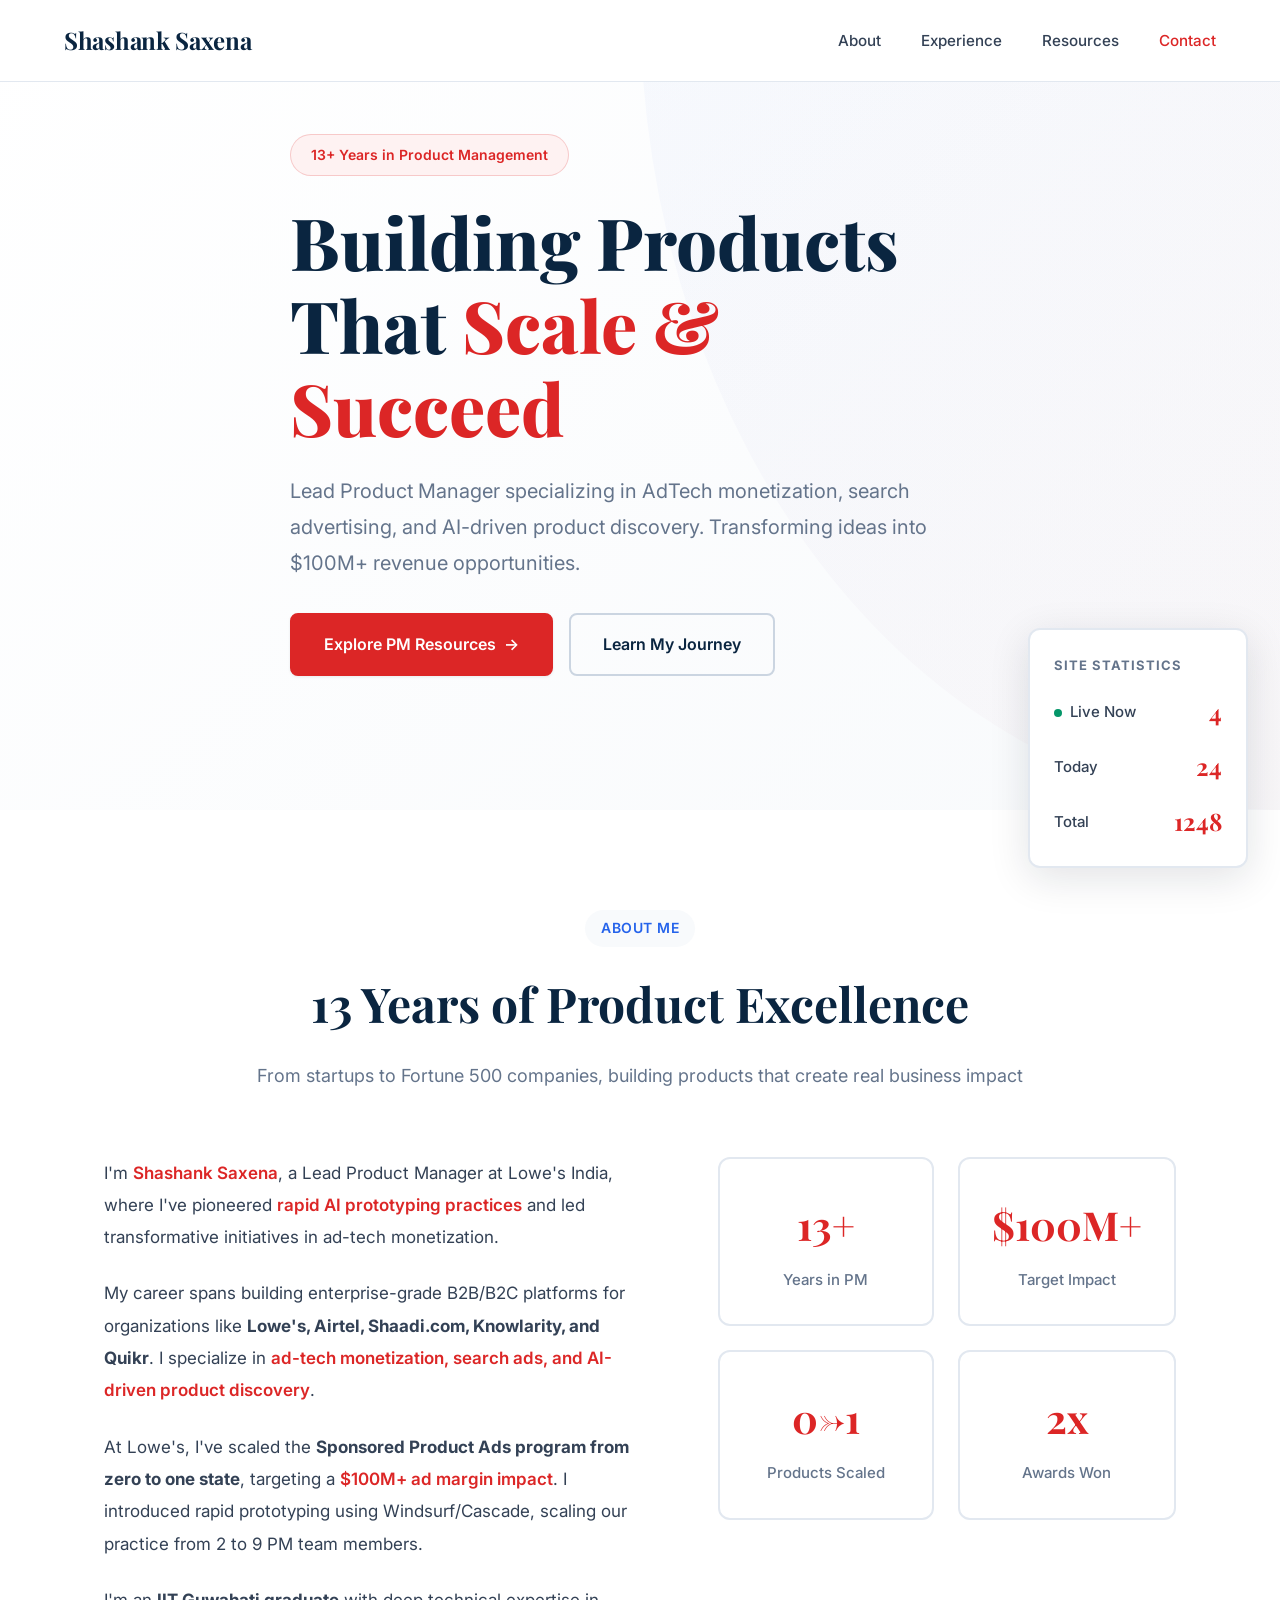
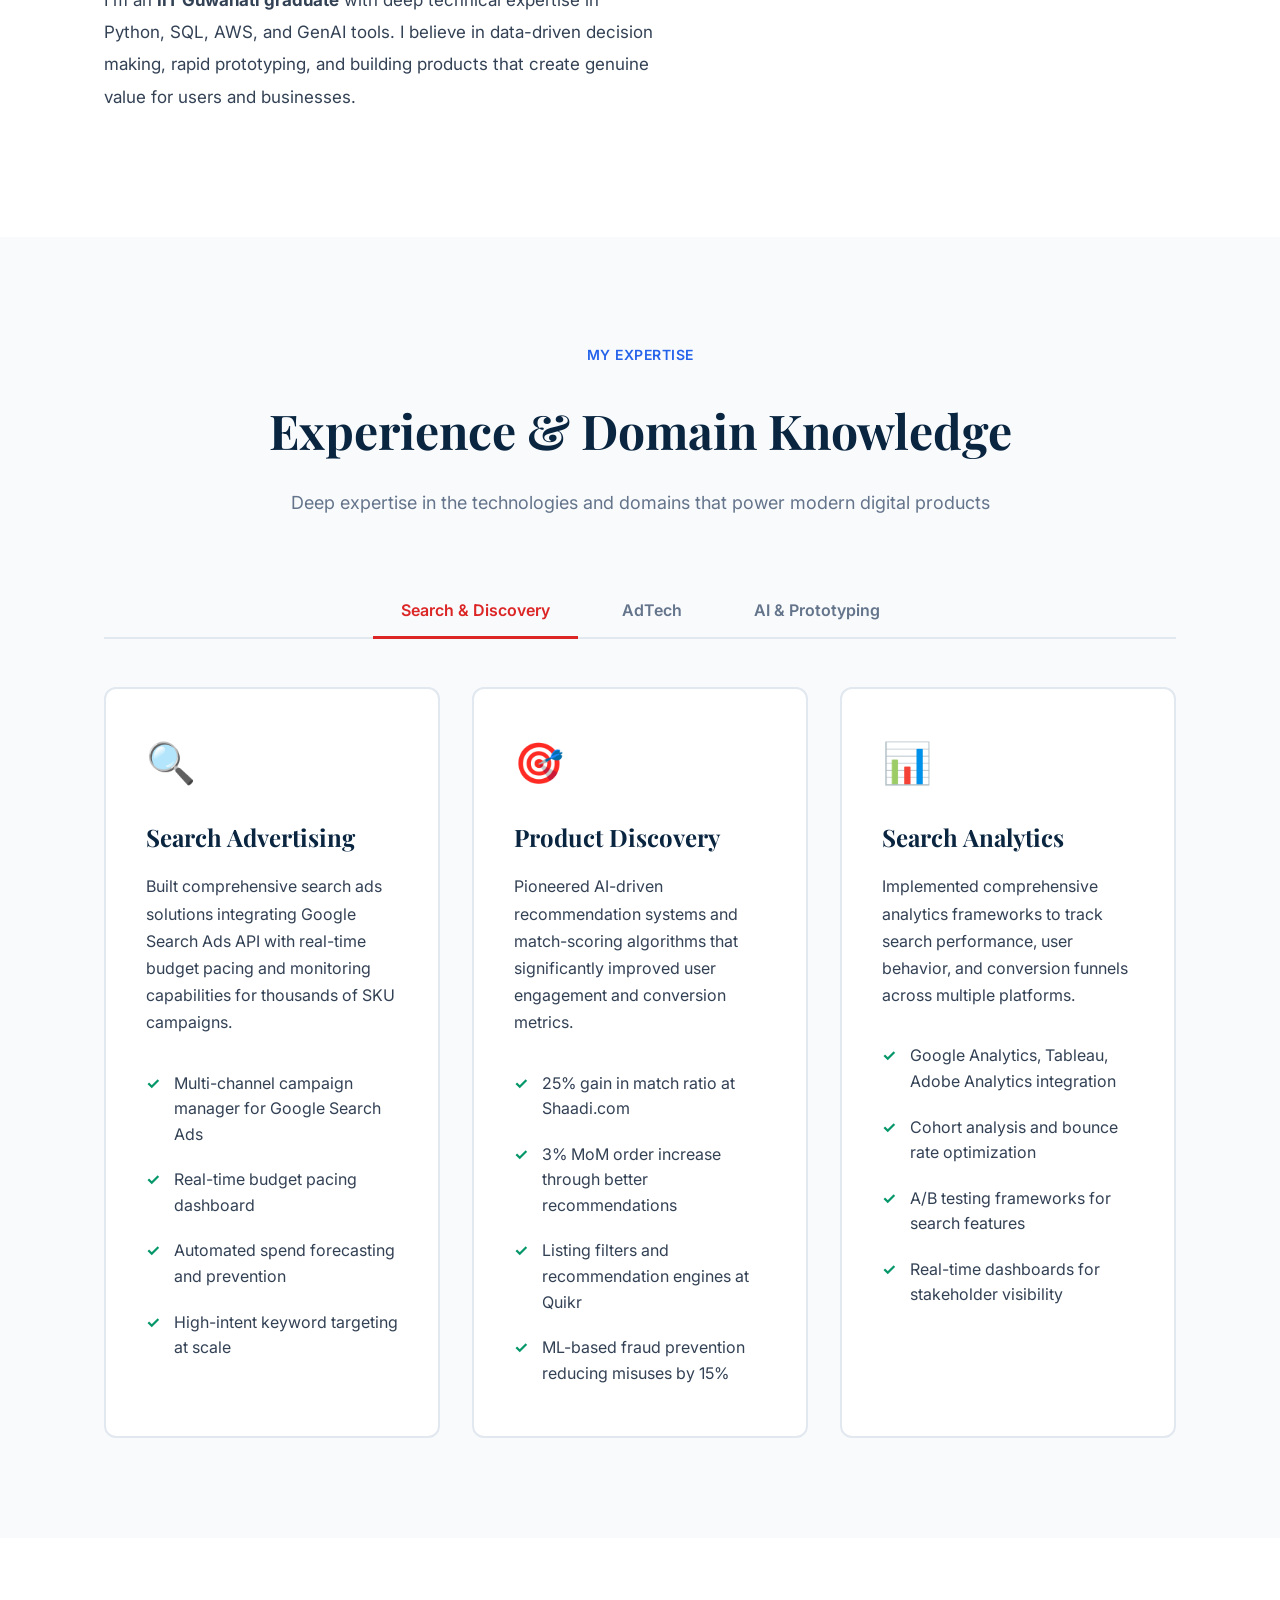
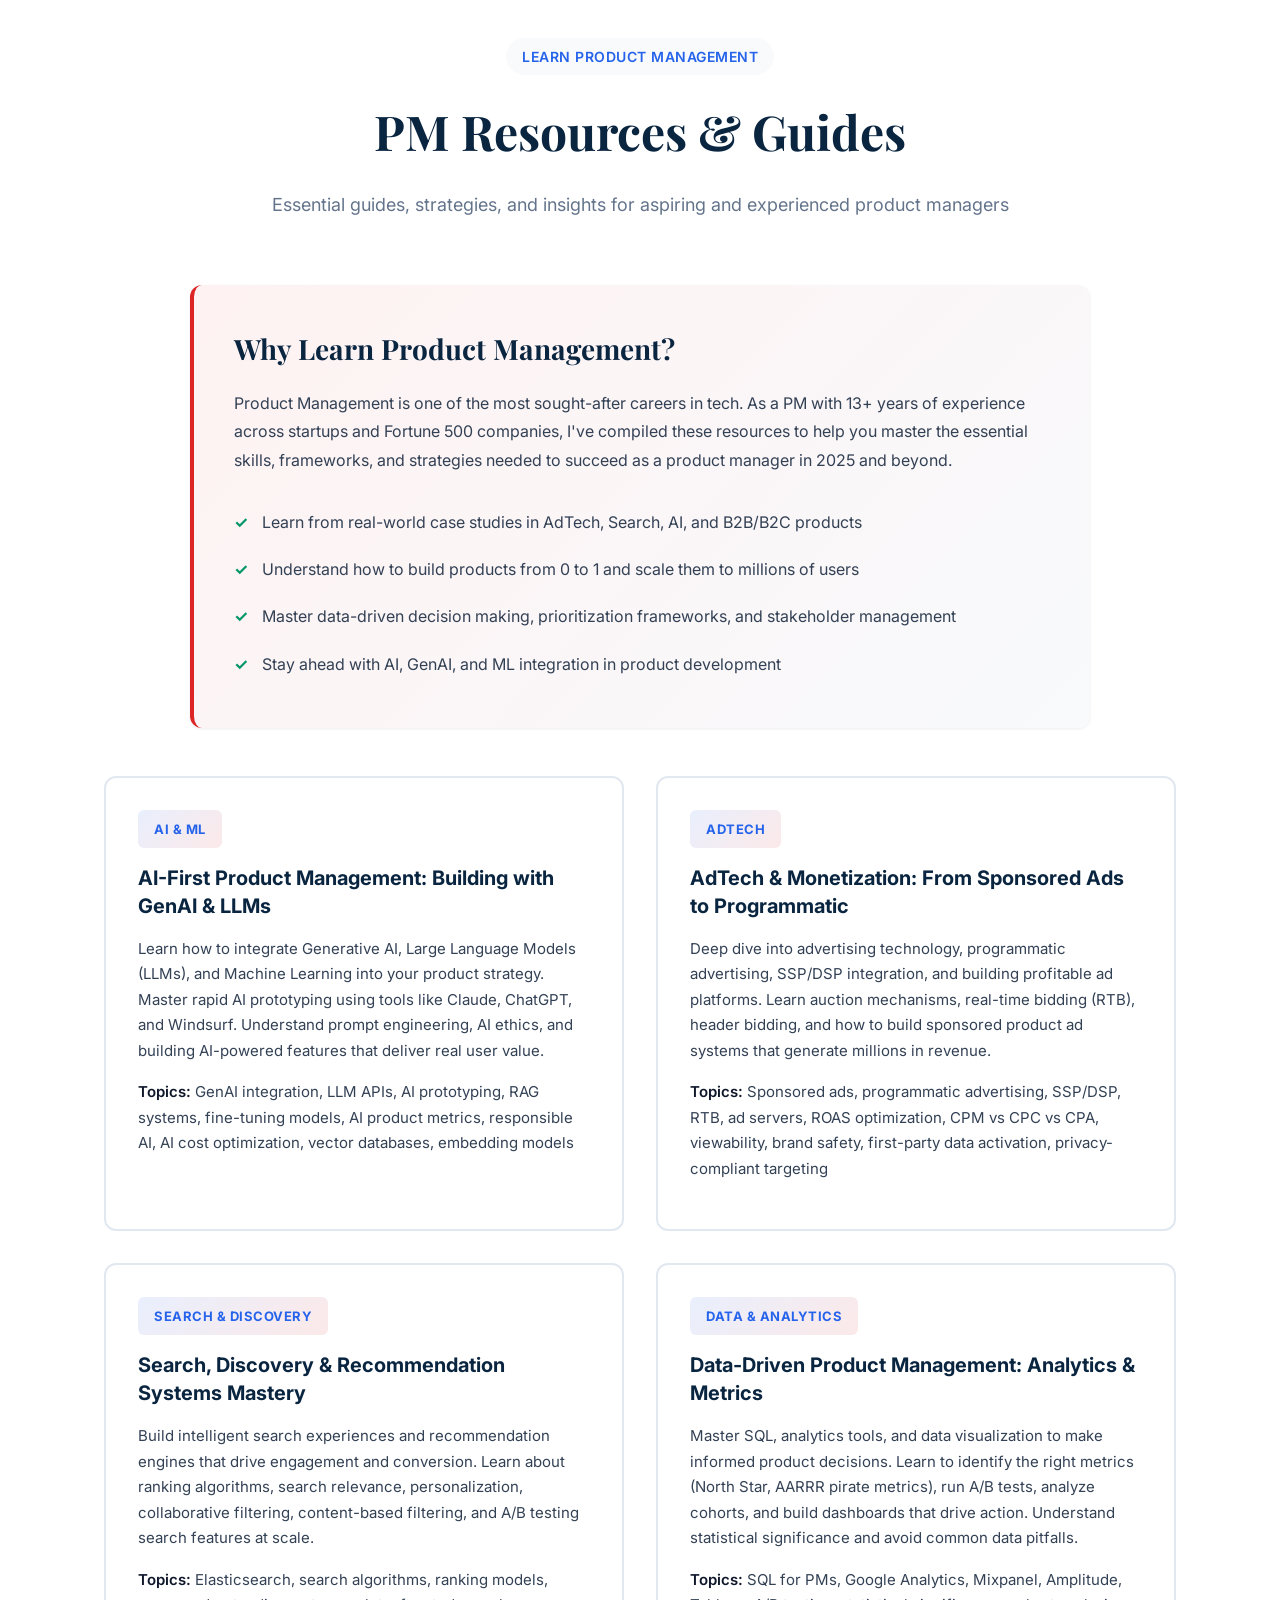
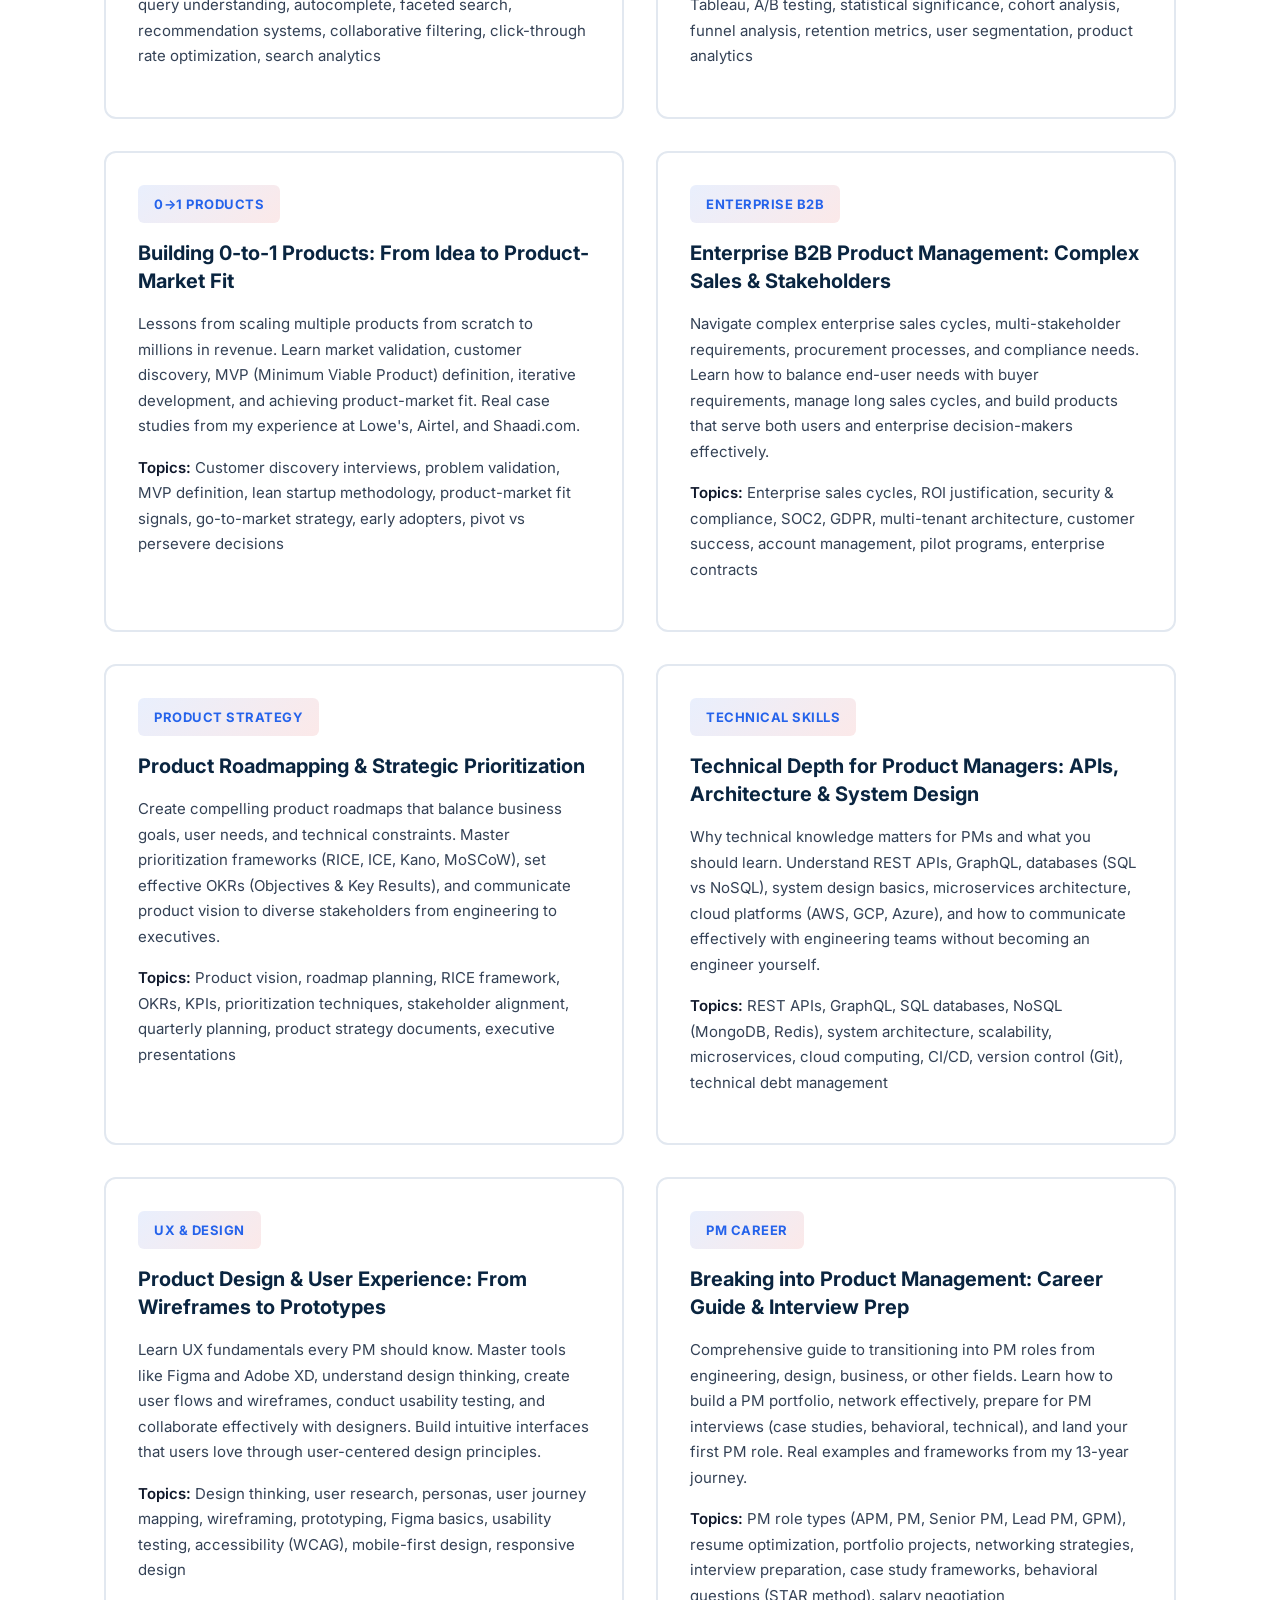
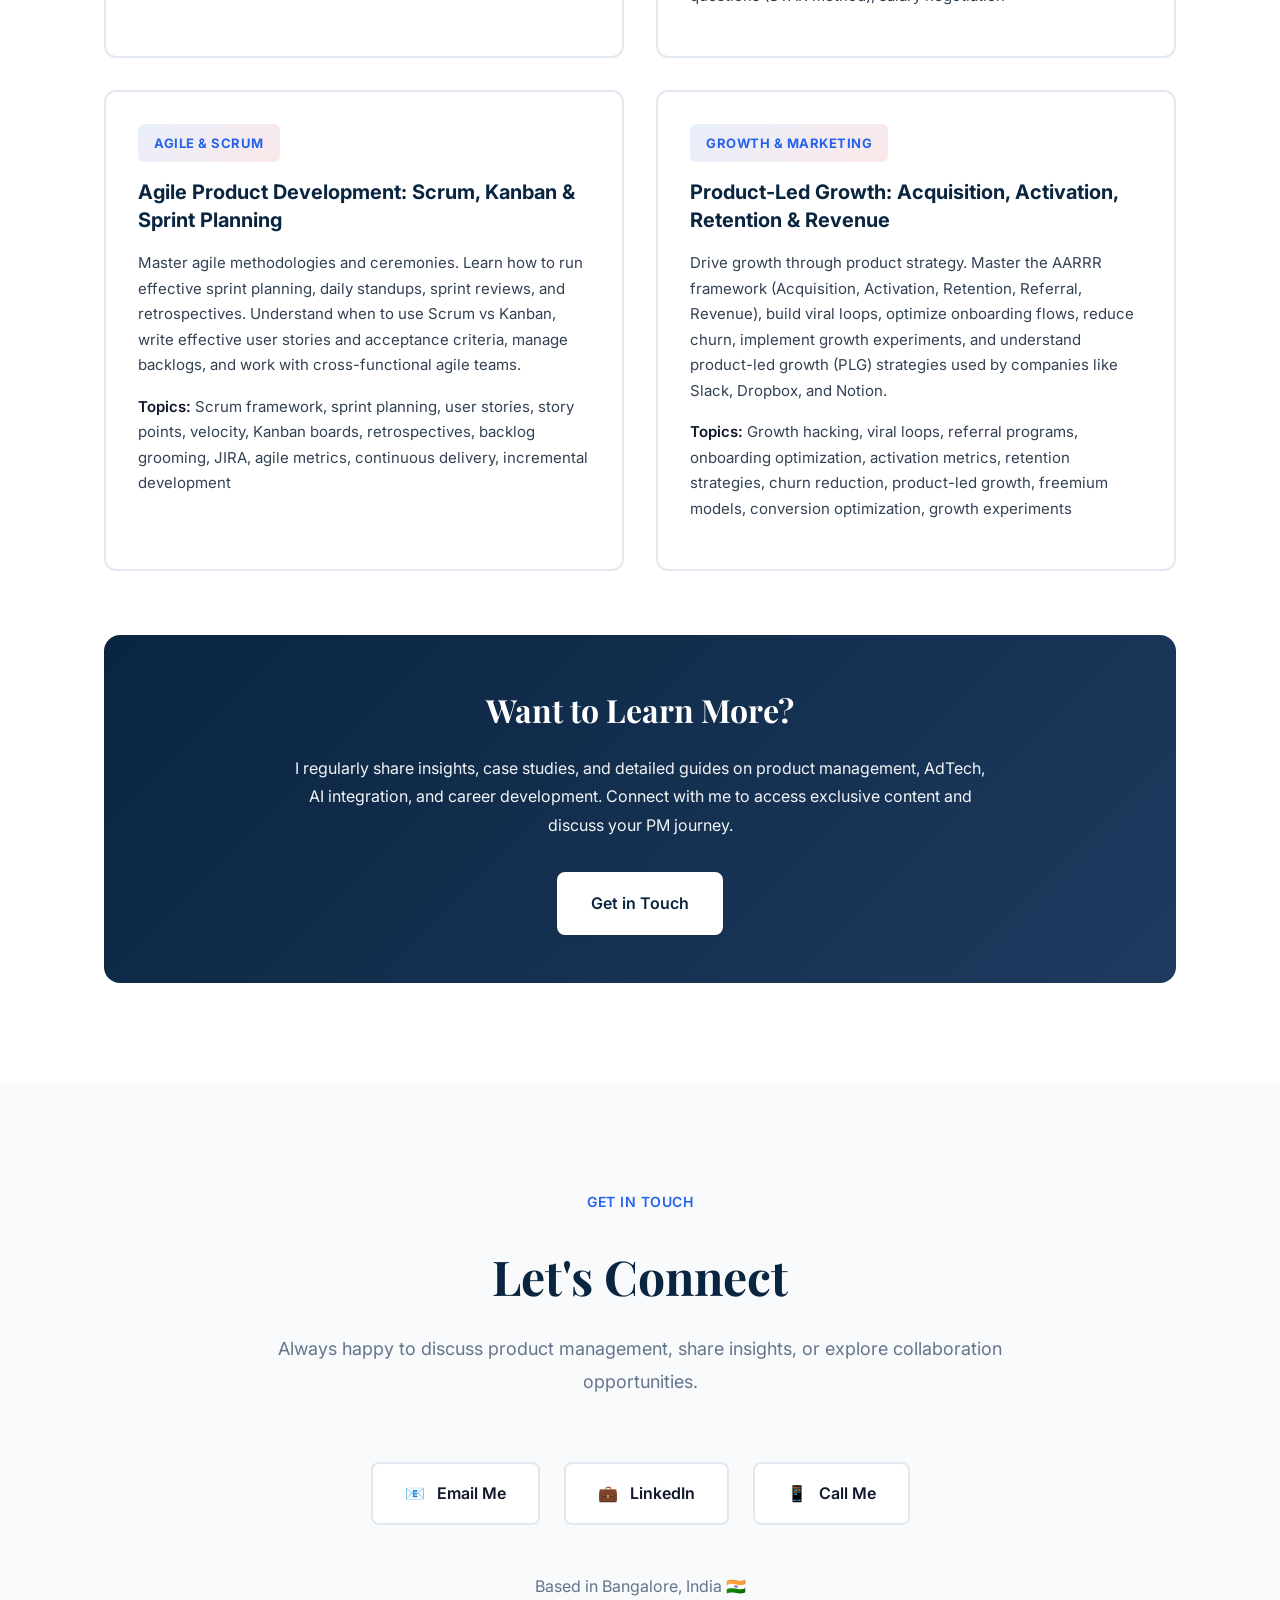
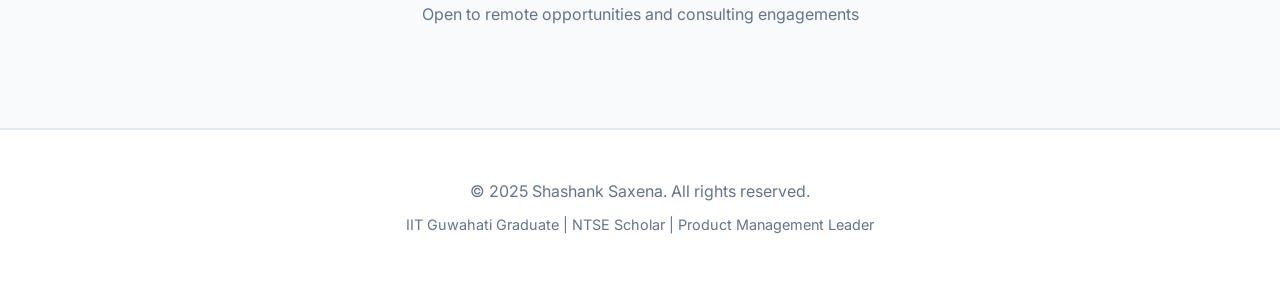
<file: Adtech & Search Products.html>
<!DOCTYPE html>
<html lang="en">
<head>
    <meta charset="UTF-8">
    <meta name="viewport" content="width=device-width, initial-scale=1.0">
    
    <!-- Primary Meta Tags -->
    <title>Shashank Saxena | Senior Product Manager - AdTech, Search & AI Expert</title>
    <meta name="title" content="Shashank Saxena | Senior Product Manager - AdTech, Search & AI Expert">
    <meta name="description" content="13+ years PM experience in AdTech monetization, search advertising, and AI-driven product discovery. Expert in building 0-to-1 products at scale. Learn product management strategies, AI integration, and monetization techniques.">
    <meta name="keywords" content="product manager, product management, adtech, search advertising, AI product management, sponsored ads, programmatic advertising, search discovery, recommendation systems, B2B products, B2C products, product strategy, 0 to 1 products, AI prototyping, GenAI, machine learning products, product monetization, product manager career, aspiring product managers, PM resources, product roadmap, data-driven decisions">
    <meta name="author" content="Shashank Saxena">
    <meta name="robots" content="index, follow">
    <meta name="language" content="English">
    <meta name="revisit-after" content="7 days">
    
    <!-- Open Graph / Facebook -->
    <meta property="og:type" content="website">
    <meta property="og:url" content="https://shashank-saxena.vercel.app/">
    <meta property="og:title" content="Shashank Saxena | Senior Product Manager - AdTech, Search & AI Expert">
    <meta property="og:description" content="13+ years PM experience in AdTech monetization, search advertising, and AI-driven product discovery. Resources for aspiring product managers.">
    <meta property="og:image" content="https://shashank-saxena.vercel.app/og-image.jpg">
    
    <!-- Twitter -->
    <meta property="twitter:card" content="summary_large_image">
    <meta property="twitter:url" content="https://shashank-saxena.vercel.app/">
    <meta property="twitter:title" content="Shashank Saxena | Senior Product Manager - AdTech, Search & AI Expert">
    <meta property="twitter:description" content="13+ years PM experience in AdTech monetization, search advertising, and AI-driven product discovery. Resources for aspiring product managers.">
    <meta property="twitter:image" content="https://shashank-saxena.vercel.app/og-image.jpg">
    
    <!-- Canonical URL -->
    <link rel="canonical" href="https://shashank-saxena.vercel.app/">
    
    <!-- Structured Data - Person Schema -->
    <script type="application/ld+json">
    {
      "@context": "https://schema.org",
      "@type": "Person",
      "name": "Shashank Saxena",
      "jobTitle": "Lead Product Manager",
      "description": "Product Manager with 13+ years of experience in AdTech, search advertising, and AI-driven product discovery",
      "url": "https://shashank-saxena.vercel.app/",
      "sameAs": [
        "https://www.linkedin.com/in/shashank-saxena-28a58620/"
      ],
      "alumniOf": {
        "@type": "EducationalOrganization",
        "name": "Indian Institute of Technology Guwahati"
      },
      "knowsAbout": [
        "Product Management",
        "AdTech",
        "Search Advertising",
        "Artificial Intelligence",
        "Machine Learning",
        "Programmatic Advertising",
        "Product Strategy",
        "B2B Products",
        "B2C Products"
      ],
      "email": "Shashank.sxn@gmail.com",
      "telephone": "+91-9686846303",
      "address": {
        "@type": "PostalAddress",
        "addressLocality": "Bangalore",
        "addressRegion": "Karnataka",
        "addressCountry": "India"
      }
    }
    </script>
    
    <!-- Structured Data - Professional Service -->
    <script type="application/ld+json">
    {
      "@context": "https://schema.org",
      "@type": "ProfessionalService",
      "name": "Shashank Saxena Product Management",
      "description": "Expert product management consulting in AdTech, search advertising, AI integration, and 0-to-1 product development",
      "provider": {
        "@type": "Person",
        "name": "Shashank Saxena"
      },
      "areaServed": "Worldwide",
      "serviceType": [
        "Product Management Consulting",
        "AdTech Strategy",
        "AI Product Development",
        "Search & Discovery Optimization"
      ]
    }
    </script>
    
    <link href="https://fonts.googleapis.com/css2?family=Playfair+Display:wght@400;600;700;800&family=Inter:wght@300;400;500;600;700&display=swap" rel="stylesheet">
    <style>
        * {
            margin: 0;
            padding: 0;
            box-sizing: border-box;
        }

        :root {
            --primary: #0a2540;
            --secondary: #1e3a5f;
            --accent: #2563eb;
            --highlight: #dc2626;
            --text-dark: #0f172a;
            --text-body: #334155;
            --text-muted: #64748b;
            --bg-light: #ffffff;
            --bg-gray: #f8fafc;
            --bg-accent: #fef2f2;
            --border-light: #e2e8f0;
            --border-medium: #cbd5e1;
            --card-bg: #ffffff;
            --success: #059669;
            --shadow-sm: 0 1px 3px rgba(15, 23, 42, 0.08);
            --shadow-md: 0 4px 12px rgba(15, 23, 42, 0.1);
            --shadow-lg: 0 10px 40px rgba(15, 23, 42, 0.12);
            --shadow-xl: 0 20px 60px rgba(15, 23, 42, 0.15);
        }

        body {
            font-family: 'Inter', -apple-system, BlinkMacSystemFont, 'Segoe UI', sans-serif;
            background: var(--bg-light);
            color: var(--text-body);
            line-height: 1.7;
            min-height: 100vh;
            overflow-x: hidden;
        }

        /* Navigation */
        nav {
            position: fixed;
            top: 0;
            width: 100%;
            padding: 1.25rem 5%;
            display: flex;
            justify-content: space-between;
            align-items: center;
            background: rgba(255, 255, 255, 0.95);
            backdrop-filter: blur(12px);
            z-index: 1000;
            border-bottom: 1px solid var(--border-light);
            transition: all 0.3s ease;
        }

        nav.scrolled {
            padding: 0.875rem 5%;
            box-shadow: var(--shadow-md);
        }

        .logo {
            font-family: 'Playfair Display', serif;
            font-size: 1.5rem;
            font-weight: 700;
            color: var(--primary);
            cursor: pointer;
            letter-spacing: -0.3px;
        }

        .nav-links {
            display: flex;
            gap: 2.5rem;
            list-style: none;
        }

        .nav-links a {
            color: var(--text-body);
            text-decoration: none;
            font-weight: 500;
            font-size: 0.95rem;
            transition: color 0.3s;
            position: relative;
        }

        .nav-links a::after {
            content: '';
            position: absolute;
            bottom: -5px;
            left: 0;
            width: 0;
            height: 2px;
            background: var(--highlight);
            transition: width 0.3s;
        }

        .nav-links a:hover {
            color: var(--highlight);
        }

        .nav-links a:hover::after {
            width: 100%;
        }

        .nav-links a.active {
            color: var(--highlight);
        }

        /* Container */
        .container {
            max-width: 1200px;
            margin: 0 auto;
            padding: 0 5%;
        }

        section {
            padding: 100px 0;
        }

        /* Hero Section */
        .hero {
            min-height: 90vh;
            display: flex;
            align-items: center;
            background: linear-gradient(135deg, var(--bg-light) 0%, var(--bg-gray) 100%);
            position: relative;
            overflow: hidden;
        }

        .hero::before {
            content: '';
            position: absolute;
            top: 0;
            right: 0;
            width: 50%;
            height: 100%;
            background: linear-gradient(135deg, rgba(37, 99, 235, 0.03) 0%, rgba(220, 38, 38, 0.02) 100%);
            border-radius: 0 0 0 100%;
        }

        .hero-content {
            position: relative;
            z-index: 2;
            max-width: 700px;
            animation: fadeInUp 0.8s ease-out;
        }

        .hero-tag {
            display: inline-block;
            padding: 0.5rem 1.25rem;
            background: var(--bg-accent);
            color: var(--highlight);
            border-radius: 50px;
            font-size: 0.875rem;
            font-weight: 600;
            margin-bottom: 1.5rem;
            border: 1px solid rgba(220, 38, 38, 0.2);
        }

        .hero h1 {
            font-family: 'Playfair Display', serif;
            font-size: clamp(2.5rem, 6vw, 4.5rem);
            font-weight: 800;
            color: var(--primary);
            margin-bottom: 1.5rem;
            line-height: 1.15;
        }

        .hero h1 .highlight {
            color: var(--highlight);
        }

        .hero .subtitle {
            font-size: 1.25rem;
            color: var(--text-muted);
            margin-bottom: 2rem;
            line-height: 1.8;
        }

        .cta-buttons {
            display: flex;
            gap: 1rem;
            flex-wrap: wrap;
        }

        .btn-primary {
            display: inline-flex;
            align-items: center;
            gap: 0.5rem;
            padding: 1rem 2rem;
            background: var(--highlight);
            color: white;
            text-decoration: none;
            border-radius: 8px;
            font-weight: 600;
            transition: all 0.3s;
            border: 2px solid var(--highlight);
            box-shadow: var(--shadow-sm);
        }

        .btn-primary:hover {
            background: #b91c1c;
            border-color: #b91c1c;
            transform: translateY(-2px);
            box-shadow: var(--shadow-md);
        }

        .btn-secondary {
            display: inline-flex;
            align-items: center;
            gap: 0.5rem;
            padding: 1rem 2rem;
            background: transparent;
            color: var(--primary);
            text-decoration: none;
            border-radius: 8px;
            font-weight: 600;
            transition: all 0.3s;
            border: 2px solid var(--border-medium);
        }

        .btn-secondary:hover {
            background: var(--bg-gray);
            border-color: var(--primary);
        }

        /* Section Headers */
        .section-header {
            text-align: center;
            max-width: 800px;
            margin: 0 auto 4rem;
        }

        .section-tag {
            display: inline-block;
            padding: 0.4rem 1rem;
            background: var(--bg-gray);
            color: var(--accent);
            border-radius: 50px;
            font-size: 0.875rem;
            font-weight: 600;
            margin-bottom: 1rem;
            text-transform: uppercase;
            letter-spacing: 0.5px;
        }

        .section-title {
            font-family: 'Playfair Display', serif;
            font-size: clamp(2rem, 4vw, 3rem);
            font-weight: 700;
            color: var(--primary);
            margin-bottom: 1rem;
        }

        .section-subtitle {
            font-size: 1.125rem;
            color: var(--text-muted);
            line-height: 1.8;
        }

        /* About Section */
        .about-grid {
            display: grid;
            grid-template-columns: 1.2fr 1fr;
            gap: 4rem;
            align-items: start;
        }

        .about-text {
            font-size: 1.0625rem;
            line-height: 1.9;
        }

        .about-text p {
            margin-bottom: 1.5rem;
        }

        .highlight-text {
            color: var(--highlight);
            font-weight: 600;
        }

        .stats-grid {
            display: grid;
            grid-template-columns: repeat(2, 1fr);
            gap: 1.5rem;
        }

        .stat-card {
            background: var(--card-bg);
            padding: 2rem;
            border-radius: 12px;
            border: 2px solid var(--border-light);
            transition: all 0.3s;
            text-align: center;
        }

        .stat-card:hover {
            border-color: var(--highlight);
            box-shadow: var(--shadow-md);
            transform: translateY(-3px);
        }

        .stat-number {
            font-family: 'Playfair Display', serif;
            font-size: 2.5rem;
            font-weight: 700;
            color: var(--highlight);
            margin-bottom: 0.5rem;
        }

        .stat-label {
            color: var(--text-muted);
            font-size: 0.9375rem;
            font-weight: 500;
        }

        /* Experience Section */
        #experience {
            background: var(--bg-gray);
        }

        .experience-tabs {
            display: flex;
            gap: 1rem;
            margin-bottom: 3rem;
            flex-wrap: wrap;
            justify-content: center;
            border-bottom: 2px solid var(--border-light);
            padding-bottom: 0;
        }

        .tab {
            padding: 1rem 1.75rem;
            background: transparent;
            border: none;
            color: var(--text-muted);
            font-size: 1rem;
            font-weight: 600;
            cursor: pointer;
            transition: all 0.3s;
            border-bottom: 3px solid transparent;
            font-family: 'Inter', sans-serif;
            margin-bottom: -2px;
        }

        .tab:hover {
            color: var(--text-dark);
            background: rgba(37, 99, 235, 0.05);
        }

        .tab.active {
            color: var(--highlight);
            border-bottom-color: var(--highlight);
        }

        .tab-content {
            display: none;
            animation: fadeInUp 0.5s ease-out;
        }

        .tab-content.active {
            display: block;
        }

        .experience-grid {
            display: grid;
            grid-template-columns: repeat(auto-fit, minmax(320px, 1fr));
            gap: 2rem;
            margin-top: 2rem;
        }

        .experience-card {
            background: var(--card-bg);
            padding: 2.5rem;
            border-radius: 12px;
            border: 2px solid var(--border-light);
            transition: all 0.3s;
        }

        .experience-card:hover {
            border-color: var(--accent);
            box-shadow: var(--shadow-lg);
            transform: translateY(-5px);
        }

        .card-icon {
            font-size: 2.5rem;
            margin-bottom: 1.25rem;
        }

        .card-title {
            font-family: 'Playfair Display', serif;
            font-size: 1.5rem;
            margin-bottom: 1rem;
            font-weight: 700;
            color: var(--primary);
        }

        .card-description {
            color: var(--text-body);
            margin-bottom: 1.5rem;
            line-height: 1.7;
        }

        .card-list {
            list-style: none;
            margin-top: 1.5rem;
        }

        .card-list li {
            padding: 0.625rem 0;
            padding-left: 1.75rem;
            position: relative;
            color: var(--text-body);
            line-height: 1.6;
        }

        .card-list li::before {
            content: '✓';
            position: absolute;
            left: 0;
            color: var(--success);
            font-weight: bold;
        }

        /* Resources Section */
        .resources-intro {
            max-width: 900px;
            margin: 0 auto 3rem;
            padding: 2.5rem;
            background: linear-gradient(135deg, var(--bg-accent) 0%, var(--bg-gray) 100%);
            border-left: 4px solid var(--highlight);
            border-radius: 12px;
            box-shadow: var(--shadow-sm);
        }

        .resources-intro h3 {
            font-family: 'Playfair Display', serif;
            font-size: 1.75rem;
            margin-bottom: 1rem;
            color: var(--primary);
        }

        .resources-intro p {
            color: var(--text-body);
            line-height: 1.8;
            margin-bottom: 1rem;
        }

        .resource-list {
            list-style: none;
            margin-top: 1.5rem;
        }

        .resource-list li {
            padding: 0.625rem 0;
            padding-left: 1.75rem;
            position: relative;
            color: var(--text-body);
        }

        .resource-list li::before {
            content: '✓';
            position: absolute;
            left: 0;
            color: var(--success);
            font-weight: bold;
        }

        .resources-grid {
            display: grid;
            grid-template-columns: repeat(auto-fill, minmax(350px, 1fr));
            gap: 2rem;
            margin-top: 3rem;
        }

        .resource-card {
            background: var(--card-bg);
            padding: 2rem;
            border-radius: 12px;
            border: 2px solid var(--border-light);
            transition: all 0.3s;
            cursor: pointer;
        }

        .resource-card:hover {
            border-color: var(--accent);
            box-shadow: var(--shadow-lg);
            transform: translateY(-5px);
        }

        .resource-tag {
            display: inline-block;
            padding: 0.5rem 1rem;
            background: linear-gradient(135deg, rgba(37, 99, 235, 0.1) 0%, rgba(220, 38, 38, 0.1) 100%);
            color: var(--accent);
            border-radius: 6px;
            font-size: 0.8125rem;
            font-weight: 700;
            margin-bottom: 1rem;
            text-transform: uppercase;
            letter-spacing: 0.5px;
        }

        .resource-title {
            font-size: 1.25rem;
            font-weight: 700;
            margin-bottom: 1rem;
            color: var(--primary);
            line-height: 1.4;
        }

        .resource-description {
            color: var(--text-body);
            line-height: 1.7;
            font-size: 0.9375rem;
        }

        .resource-description p {
            margin-bottom: 1rem;
        }

        .resource-description strong {
            color: var(--text-dark);
            font-weight: 600;
        }

        /* Contact Section */
        #contact {
            background: var(--bg-gray);
        }

        .contact-content {
            text-align: center;
            max-width: 800px;
            margin: 0 auto;
        }

        .contact-links {
            display: flex;
            gap: 1.5rem;
            justify-content: center;
            margin-top: 3rem;
            flex-wrap: wrap;
        }

        .contact-link {
            display: inline-flex;
            align-items: center;
            gap: 0.75rem;
            padding: 1rem 2rem;
            background: var(--card-bg);
            color: var(--text-dark);
            text-decoration: none;
            border-radius: 8px;
            border: 2px solid var(--border-light);
            font-weight: 600;
            transition: all 0.3s;
        }

        .contact-link:hover {
            border-color: var(--highlight);
            background: var(--bg-accent);
            transform: translateY(-3px);
            box-shadow: var(--shadow-md);
        }

        /* Visitor Stats Widget */
        .visitor-stats {
            position: fixed;
            bottom: 2rem;
            right: 2rem;
            background: var(--card-bg);
            padding: 1.5rem;
            border-radius: 12px;
            border: 2px solid var(--border-light);
            z-index: 1000;
            min-width: 220px;
            box-shadow: var(--shadow-lg);
        }

        .visitor-stats h4 {
            font-size: 0.8125rem;
            color: var(--text-muted);
            margin-bottom: 1rem;
            text-transform: uppercase;
            letter-spacing: 1px;
            font-weight: 700;
        }

        .stat-row {
            display: flex;
            justify-content: space-between;
            align-items: center;
            margin-bottom: 0.875rem;
        }

        .stat-row:last-child {
            margin-bottom: 0;
        }

        .stat-label-small {
            color: var(--text-body);
            font-size: 0.9375rem;
            font-weight: 500;
        }

        .stat-value {
            font-family: 'Playfair Display', serif;
            font-size: 1.5rem;
            font-weight: 700;
            color: var(--highlight);
        }

        .live-indicator {
            display: inline-block;
            width: 8px;
            height: 8px;
            background: var(--success);
            border-radius: 50%;
            margin-right: 0.5rem;
            animation: pulse 2s infinite;
        }

        @keyframes pulse {
            0%, 100% {
                opacity: 1;
                transform: scale(1);
            }
            50% {
                opacity: 0.6;
                transform: scale(1.15);
            }
        }

        /* Footer */
        footer {
            text-align: center;
            padding: 3rem 0;
            color: var(--text-muted);
            border-top: 2px solid var(--border-light);
            background: var(--bg-light);
        }

        /* Animations */
        @keyframes fadeInUp {
            from {
                opacity: 0;
                transform: translateY(30px);
            }
            to {
                opacity: 1;
                transform: translateY(0);
            }
        }

        /* CTA Box */
        .cta-box {
            margin-top: 4rem;
            text-align: center;
            padding: 3rem 2rem;
            background: linear-gradient(135deg, var(--primary) 0%, var(--secondary) 100%);
            border-radius: 16px;
            color: white;
        }

        .cta-box h3 {
            font-family: 'Playfair Display', serif;
            font-size: 2rem;
            margin-bottom: 1rem;
        }

        .cta-box p {
            margin-bottom: 2rem;
            opacity: 0.95;
            max-width: 700px;
            margin-left: auto;
            margin-right: auto;
            line-height: 1.8;
        }

        .cta-box .btn-primary {
            background: white;
            color: var(--primary);
            border-color: white;
        }

        .cta-box .btn-primary:hover {
            background: var(--bg-gray);
            border-color: var(--bg-gray);
        }

        /* Responsive */
        @media (max-width: 968px) {
            .about-grid {
                grid-template-columns: 1fr;
                gap: 3rem;
            }

            .stats-grid {
                grid-template-columns: repeat(2, 1fr);
            }

            .resources-grid {
                grid-template-columns: 1fr;
            }
        }

        @media (max-width: 768px) {
            .nav-links {
                gap: 1.5rem;
            }

            .hero h1 {
                font-size: 2.5rem;
            }

            .cta-buttons {
                flex-direction: column;
            }

            .btn-primary,
            .btn-secondary {
                width: 100%;
                justify-content: center;
            }

            .experience-tabs {
                flex-direction: column;
                gap: 0.5rem;
            }

            .tab {
                padding: 0.875rem 1.25rem;
                text-align: left;
            }

            .visitor-stats {
                bottom: 1rem;
                right: 1rem;
                min-width: 180px;
                padding: 1.25rem;
            }

            .stat-value {
                font-size: 1.25rem;
            }

            section {
                padding: 60px 0;
            }
        }
    </style>
</head>
<body>
    <!-- Visitor Statistics Widget -->
    <div class="visitor-stats">
        <h4>Site Statistics</h4>
        <div class="stat-row">
            <span class="stat-label-small"><span class="live-indicator"></span>Live Now</span>
            <span class="stat-value" id="liveVisitors">1</span>
        </div>
        <div class="stat-row">
            <span class="stat-label-small">Today</span>
            <span class="stat-value" id="todayVisitors">--</span>
        </div>
        <div class="stat-row">
            <span class="stat-label-small">Total</span>
            <span class="stat-value" id="totalVisitors">--</span>
        </div>
    </div>

    <nav id="navbar">
        <div class="logo" onclick="window.scrollTo({top: 0, behavior: 'smooth'})">Shashank Saxena</div>
        <ul class="nav-links">
            <li><a href="#about">About</a></li>
            <li><a href="#experience">Experience</a></li>
            <li><a href="#resources">Resources</a></li>
            <li><a href="#contact">Contact</a></li>
        </ul>
    </nav>

    <section class="hero">
        <div class="container">
            <div class="hero-content">
                <span class="hero-tag">13+ Years in Product Management</span>
                <h1>Building Products That <span class="highlight">Scale & Succeed</span></h1>
                <p class="subtitle">
                    Lead Product Manager specializing in AdTech monetization, search advertising, and AI-driven 
                    product discovery. Transforming ideas into $100M+ revenue opportunities.
                </p>
                <div class="cta-buttons">
                    <a href="#resources" class="btn-primary">
                        Explore PM Resources
                        <span>→</span>
                    </a>
                    <a href="#about" class="btn-secondary">
                        Learn My Journey
                    </a>
                </div>
            </div>
        </div>
    </section>

    <section id="about">
        <div class="container">
            <div class="section-header">
                <span class="section-tag">About Me</span>
                <h2 class="section-title">13 Years of Product Excellence</h2>
                <p class="section-subtitle">
                    From startups to Fortune 500 companies, building products that create real business impact
                </p>
            </div>
            
            <div class="about-grid">
                <div class="about-text">
                    <p>
                        I'm <span class="highlight-text">Shashank Saxena</span>, a Lead Product Manager at Lowe's India, 
                        where I've pioneered <span class="highlight-text">rapid AI prototyping practices</span> and led 
                        transformative initiatives in ad-tech monetization.
                    </p>
                    <p>
                        My career spans building enterprise-grade B2B/B2C platforms for organizations like 
                        <strong>Lowe's, Airtel, Shaadi.com, Knowlarity, and Quikr</strong>. I specialize in 
                        <span class="highlight-text">ad-tech monetization, search ads, and AI-driven product discovery</span>.
                    </p>
                    <p>
                        At Lowe's, I've scaled the <strong>Sponsored Product Ads program from zero to one state</strong>, 
                        targeting a <span class="highlight-text">$100M+ ad margin impact</span>. I introduced rapid 
                        prototyping using Windsurf/Cascade, scaling our practice from 2 to 9 PM team members.
                    </p>
                    <p>
                        I'm an <strong>IIT Guwahati graduate</strong> with deep technical expertise in Python, SQL, AWS, 
                        and GenAI tools. I believe in data-driven decision making, rapid prototyping, and building products 
                        that create genuine value for users and businesses.
                    </p>
                </div>
                
                <div class="stats-grid">
                    <div class="stat-card">
                        <div class="stat-number">13+</div>
                        <div class="stat-label">Years in PM</div>
                    </div>
                    <div class="stat-card">
                        <div class="stat-number">$100M+</div>
                        <div class="stat-label">Target Impact</div>
                    </div>
                    <div class="stat-card">
                        <div class="stat-number">0→1</div>
                        <div class="stat-label">Products Scaled</div>
                    </div>
                    <div class="stat-card">
                        <div class="stat-number">2x</div>
                        <div class="stat-label">Awards Won</div>
                    </div>
                </div>
            </div>
        </div>
    </section>

    <section id="experience">
        <div class="container">
            <div class="section-header">
                <span class="section-tag">My Expertise</span>
                <h2 class="section-title">Experience & Domain Knowledge</h2>
                <p class="section-subtitle">
                    Deep expertise in the technologies and domains that power modern digital products
                </p>
            </div>
            
            <div class="experience-tabs">
                <button class="tab active" onclick="switchTab('search')">Search & Discovery</button>
                <button class="tab" onclick="switchTab('adtech')">AdTech</button>
                <button class="tab" onclick="switchTab('ai')">AI & Prototyping</button>
            </div>

            <div id="search-content" class="tab-content active">
                <div class="experience-grid">
                    <div class="experience-card">
                        <div class="card-icon">🔍</div>
                        <h3 class="card-title">Search Advertising</h3>
                        <p class="card-description">
                            Built comprehensive search ads solutions integrating Google Search Ads API with real-time budget 
                            pacing and monitoring capabilities for thousands of SKU campaigns.
                        </p>
                        <ul class="card-list">
                            <li>Multi-channel campaign manager for Google Search Ads</li>
                            <li>Real-time budget pacing dashboard</li>
                            <li>Automated spend forecasting and prevention</li>
                            <li>High-intent keyword targeting at scale</li>
                        </ul>
                    </div>

                    <div class="experience-card">
                        <div class="card-icon">🎯</div>
                        <h3 class="card-title">Product Discovery</h3>
                        <p class="card-description">
                            Pioneered AI-driven recommendation systems and match-scoring algorithms that significantly 
                            improved user engagement and conversion metrics.
                        </p>
                        <ul class="card-list">
                            <li>25% gain in match ratio at Shaadi.com</li>
                            <li>3% MoM order increase through better recommendations</li>
                            <li>Listing filters and recommendation engines at Quikr</li>
                            <li>ML-based fraud prevention reducing misuses by 15%</li>
                        </ul>
                    </div>

                    <div class="experience-card">
                        <div class="card-icon">📊</div>
                        <h3 class="card-title">Search Analytics</h3>
                        <p class="card-description">
                            Implemented comprehensive analytics frameworks to track search performance, user behavior, 
                            and conversion funnels across multiple platforms.
                        </p>
                        <ul class="card-list">
                            <li>Google Analytics, Tableau, Adobe Analytics integration</li>
                            <li>Cohort analysis and bounce rate optimization</li>
                            <li>A/B testing frameworks for search features</li>
                            <li>Real-time dashboards for stakeholder visibility</li>
                        </ul>
                    </div>
                </div>
            </div>

            <div id="adtech-content" class="tab-content">
                <div class="experience-grid">
                    <div class="experience-card">
                        <div class="card-icon">💰</div>
                        <h3 class="card-title">Sponsored Product Ads</h3>
                        <p class="card-description">
                            Product owner for onsite monetization at Lowe's (2nd largest home improvement retailer in the US). 
                            Scaled from 0 to 1 state with $100M+ target ad margin impact.
                        </p>
                        <ul class="card-list">
                            <li>Integrated with Criteo SSP for programmatic advertising</li>
                            <li>Self-serve campaign creation for vendors</li>
                            <li>Real-time bidding and auction mechanisms</li>
                            <li>Performance tracking and ROI optimization</li>
                        </ul>
                    </div>

                    <div class="experience-card">
                        <div class="card-icon">🎛️</div>
                        <h3 class="card-title">Ad-Serving Platform</h3>
                        <p class="card-description">
                            Launched comprehensive in-house ad-server including campaign manager, unified reporting, 
                            and audience manager integration. Improved ROAS by 20%.
                        </p>
                        <ul class="card-list">
                            <li>Campaign creation and management tools</li>
                            <li>Unified reporting across channels</li>
                            <li>Audience segmentation and targeting</li>
                            <li>Self-serve insights and analytics</li>
                        </ul>
                    </div>

                    <div class="experience-card">
                        <div class="card-icon">🌐</div>
                        <h3 class="card-title">Multi-Channel Campaigns</h3>
                        <p class="card-description">
                            Extended Lowe's ad-server to manage Meta, Pinterest, and Google Search Ads with first-party 
                            data mapping for high-intent off-platform targeting.
                        </p>
                        <ul class="card-list">
                            <li>Cross-platform campaign orchestration</li>
                            <li>First-party data activation</li>
                            <li>Attribution modeling across channels</li>
                            <li>Functional prototypes for business validation</li>
                        </ul>
                    </div>

                    <div class="experience-card">
                        <div class="card-icon">👥</div>
                        <h3 class="card-title">Audience Platform</h3>
                        <p class="card-description">
                            Built lookalike audience platform at Airtel X Labs, reducing development time from 3 weeks 
                            to 4 days. Integrated with Vmax SDK for precise targeting.
                        </p>
                        <ul class="card-list">
                            <li>ML-powered lookalike modeling</li>
                            <li>Reduced audience creation time by 80%</li>
                            <li>SDK integration for mobile advertising</li>
                            <li>Real-time audience refresh capabilities</li>
                        </ul>
                    </div>
                </div>
            </div>

            <div id="ai-content" class="tab-content">
                <div class="experience-grid">
                    <div class="experience-card">
                        <div class="card-icon">⚡</div>
                        <h3 class="card-title">Rapid AI Prototyping</h3>
                        <p class="card-description">
                            Introduced Product Builder Practice at Lowe's using Windsurf/Cascade for rapid feature validation. 
                            Scaled practice from 2 to 9 PM team members.
                        </p>
                        <ul class="card-list">
                            <li>GenAI tools: Llama 3.1, Grok, Cascade</li>
                            <li>Functional prototype development in days vs weeks</li>
                            <li>Business team validation before engineering investment</li>
                            <li>Knowledge sharing and team scaling</li>
                        </ul>
                    </div>

                    <div class="experience-card">
                        <div class="card-icon">🤖</div>
                        <h3 class="card-title">AI-Powered Features</h3>
                        <p class="card-description">
                            Leveraged AI and ML across product lifecycle from fraud detection to personalization, 
                            creating intelligent, self-improving product experiences.
                        </p>
                        <ul class="card-list">
                            <li>ML-based fraud prevention systems</li>
                            <li>AI-driven recommendation engines</li>
                            <li>Speech recognition and NLP (KATIE platform)</li>
                            <li>Predictive analytics for user behavior</li>
                        </ul>
                    </div>

                    <div class="experience-card">
                        <div class="card-icon">💡</div>
                        <h3 class="card-title">Innovation Leadership</h3>
                        <p class="card-description">
                            Championed adoption of cutting-edge technologies and methodologies to accelerate product 
                            development and improve outcomes.
                        </p>
                        <ul class="card-list">
                            <li>Introduced rapid prototyping culture</li>
                            <li>Individual Excellence Awards (Q3 2023, Q3 2024)</li>
                            <li>Spot Award Program (Q1 2024)</li>
                            <li>Cross-functional AI adoption advocacy</li>
                        </ul>
                    </div>
                </div>
            </div>
        </div>
    </section>

    <section id="resources">
        <div class="container">
            <div class="section-header">
                <span class="section-tag">Learn Product Management</span>
                <h2 class="section-title">PM Resources & Guides</h2>
                <p class="section-subtitle">
                    Essential guides, strategies, and insights for aspiring and experienced product managers
                </p>
            </div>
            
            <div class="resources-intro">
                <h3>Why Learn Product Management?</h3>
                <p>
                    Product Management is one of the most sought-after careers in tech. As a PM with 13+ years of experience 
                    across startups and Fortune 500 companies, I've compiled these resources to help you master the essential 
                    skills, frameworks, and strategies needed to succeed as a product manager in 2025 and beyond.
                </p>
                <ul class="resource-list">
                    <li>Learn from real-world case studies in AdTech, Search, AI, and B2B/B2C products</li>
                    <li>Understand how to build products from 0 to 1 and scale them to millions of users</li>
                    <li>Master data-driven decision making, prioritization frameworks, and stakeholder management</li>
                    <li>Stay ahead with AI, GenAI, and ML integration in product development</li>
                </ul>
            </div>
            
            <div class="resources-grid">
                <article class="resource-card" itemscope itemtype="https://schema.org/Article">
                    <span class="resource-tag">AI & ML</span>
                    <h3 class="resource-title" itemprop="headline">AI-First Product Management: Building with GenAI & LLMs</h3>
                    <div class="resource-description" itemprop="description">
                        <p>
                            Learn how to integrate Generative AI, Large Language Models (LLMs), and Machine Learning into your 
                            product strategy. Master rapid AI prototyping using tools like Claude, ChatGPT, and Windsurf. 
                            Understand prompt engineering, AI ethics, and building AI-powered features that deliver real user value.
                        </p>
                        <p><strong>Topics:</strong> GenAI integration, LLM APIs, AI prototyping, RAG systems, fine-tuning models, 
                        AI product metrics, responsible AI, AI cost optimization, vector databases, embedding models</p>
                    </div>
                </article>

                <article class="resource-card" itemscope itemtype="https://schema.org/Article">
                    <span class="resource-tag">AdTech</span>
                    <h3 class="resource-title" itemprop="headline">AdTech & Monetization: From Sponsored Ads to Programmatic</h3>
                    <div class="resource-description" itemprop="description">
                        <p>
                            Deep dive into advertising technology, programmatic advertising, SSP/DSP integration, and building 
                            profitable ad platforms. Learn auction mechanisms, real-time bidding (RTB), header bidding, and how 
                            to build sponsored product ad systems that generate millions in revenue.
                        </p>
                        <p><strong>Topics:</strong> Sponsored ads, programmatic advertising, SSP/DSP, RTB, ad servers, ROAS optimization, 
                        CPM vs CPC vs CPA, viewability, brand safety, first-party data activation, privacy-compliant targeting</p>
                    </div>
                </article>

                <article class="resource-card" itemscope itemtype="https://schema.org/Article">
                    <span class="resource-tag">Search & Discovery</span>
                    <h3 class="resource-title" itemprop="headline">Search, Discovery & Recommendation Systems Mastery</h3>
                    <div class="resource-description" itemprop="description">
                        <p>
                            Build intelligent search experiences and recommendation engines that drive engagement and conversion. 
                            Learn about ranking algorithms, search relevance, personalization, collaborative filtering, 
                            content-based filtering, and A/B testing search features at scale.
                        </p>
                        <p><strong>Topics:</strong> Elasticsearch, search algorithms, ranking models, query understanding, autocomplete, 
                        faceted search, recommendation systems, collaborative filtering, click-through rate optimization, search analytics</p>
                    </div>
                </article>

                <article class="resource-card" itemscope itemtype="https://schema.org/Article">
                    <span class="resource-tag">Data & Analytics</span>
                    <h3 class="resource-title" itemprop="headline">Data-Driven Product Management: Analytics & Metrics</h3>
                    <div class="resource-description" itemprop="description">
                        <p>
                            Master SQL, analytics tools, and data visualization to make informed product decisions. Learn to identify 
                            the right metrics (North Star, AARRR pirate metrics), run A/B tests, analyze cohorts, and build dashboards 
                            that drive action. Understand statistical significance and avoid common data pitfalls.
                        </p>
                        <p><strong>Topics:</strong> SQL for PMs, Google Analytics, Mixpanel, Amplitude, Tableau, A/B testing, statistical 
                        significance, cohort analysis, funnel analysis, retention metrics, user segmentation, product analytics</p>
                    </div>
                </article>

                <article class="resource-card" itemscope itemtype="https://schema.org/Article">
                    <span class="resource-tag">0→1 Products</span>
                    <h3 class="resource-title" itemprop="headline">Building 0-to-1 Products: From Idea to Product-Market Fit</h3>
                    <div class="resource-description" itemprop="description">
                        <p>
                            Lessons from scaling multiple products from scratch to millions in revenue. Learn market validation, 
                            customer discovery, MVP (Minimum Viable Product) definition, iterative development, and achieving 
                            product-market fit. Real case studies from my experience at Lowe's, Airtel, and Shaadi.com.
                        </p>
                        <p><strong>Topics:</strong> Customer discovery interviews, problem validation, MVP definition, lean startup methodology, 
                        product-market fit signals, go-to-market strategy, early adopters, pivot vs persevere decisions</p>
                    </div>
                </article>

                <article class="resource-card" itemscope itemtype="https://schema.org/Article">
                    <span class="resource-tag">Enterprise B2B</span>
                    <h3 class="resource-title" itemprop="headline">Enterprise B2B Product Management: Complex Sales & Stakeholders</h3>
                    <div class="resource-description" itemprop="description">
                        <p>
                            Navigate complex enterprise sales cycles, multi-stakeholder requirements, procurement processes, and 
                            compliance needs. Learn how to balance end-user needs with buyer requirements, manage long sales cycles, 
                            and build products that serve both users and enterprise decision-makers effectively.
                        </p>
                        <p><strong>Topics:</strong> Enterprise sales cycles, ROI justification, security & compliance, SOC2, GDPR, 
                        multi-tenant architecture, customer success, account management, pilot programs, enterprise contracts</p>
                    </div>
                </article>

                <article class="resource-card" itemscope itemtype="https://schema.org/Article">
                    <span class="resource-tag">Product Strategy</span>
                    <h3 class="resource-title" itemprop="headline">Product Roadmapping & Strategic Prioritization</h3>
                    <div class="resource-description" itemprop="description">
                        <p>
                            Create compelling product roadmaps that balance business goals, user needs, and technical constraints. 
                            Master prioritization frameworks (RICE, ICE, Kano, MoSCoW), set effective OKRs (Objectives & Key Results), 
                            and communicate product vision to diverse stakeholders from engineering to executives.
                        </p>
                        <p><strong>Topics:</strong> Product vision, roadmap planning, RICE framework, OKRs, KPIs, prioritization techniques, 
                        stakeholder alignment, quarterly planning, product strategy documents, executive presentations</p>
                    </div>
                </article>

                <article class="resource-card" itemscope itemtype="https://schema.org/Article">
                    <span class="resource-tag">Technical Skills</span>
                    <h3 class="resource-title" itemprop="headline">Technical Depth for Product Managers: APIs, Architecture & System Design</h3>
                    <div class="resource-description" itemprop="description">
                        <p>
                            Why technical knowledge matters for PMs and what you should learn. Understand REST APIs, GraphQL, databases 
                            (SQL vs NoSQL), system design basics, microservices architecture, cloud platforms (AWS, GCP, Azure), and 
                            how to communicate effectively with engineering teams without becoming an engineer yourself.
                        </p>
                        <p><strong>Topics:</strong> REST APIs, GraphQL, SQL databases, NoSQL (MongoDB, Redis), system architecture, 
                        scalability, microservices, cloud computing, CI/CD, version control (Git), technical debt management</p>
                    </div>
                </article>

                <article class="resource-card" itemscope itemtype="https://schema.org/Article">
                    <span class="resource-tag">UX & Design</span>
                    <h3 class="resource-title" itemprop="headline">Product Design & User Experience: From Wireframes to Prototypes</h3>
                    <div class="resource-description" itemprop="description">
                        <p>
                            Learn UX fundamentals every PM should know. Master tools like Figma and Adobe XD, understand design thinking, 
                            create user flows and wireframes, conduct usability testing, and collaborate effectively with designers. 
                            Build intuitive interfaces that users love through user-centered design principles.
                        </p>
                        <p><strong>Topics:</strong> Design thinking, user research, personas, user journey mapping, wireframing, prototyping, 
                        Figma basics, usability testing, accessibility (WCAG), mobile-first design, responsive design</p>
                    </div>
                </article>

                <article class="resource-card" itemscope itemtype="https://schema.org/Article">
                    <span class="resource-tag">PM Career</span>
                    <h3 class="resource-title" itemprop="headline">Breaking into Product Management: Career Guide & Interview Prep</h3>
                    <div class="resource-description" itemprop="description">
                        <p>
                            Comprehensive guide to transitioning into PM roles from engineering, design, business, or other fields. 
                            Learn how to build a PM portfolio, network effectively, prepare for PM interviews (case studies, behavioral, 
                            technical), and land your first PM role. Real examples and frameworks from my 13-year journey.
                        </p>
                        <p><strong>Topics:</strong> PM role types (APM, PM, Senior PM, Lead PM, GPM), resume optimization, portfolio projects, 
                        networking strategies, interview preparation, case study frameworks, behavioral questions (STAR method), salary negotiation</p>
                    </div>
                </article>

                <article class="resource-card" itemscope itemtype="https://schema.org/Article">
                    <span class="resource-tag">Agile & Scrum</span>
                    <h3 class="resource-title" itemprop="headline">Agile Product Development: Scrum, Kanban & Sprint Planning</h3>
                    <div class="resource-description" itemprop="description">
                        <p>
                            Master agile methodologies and ceremonies. Learn how to run effective sprint planning, daily standups, 
                            sprint reviews, and retrospectives. Understand when to use Scrum vs Kanban, write effective user stories 
                            and acceptance criteria, manage backlogs, and work with cross-functional agile teams.
                        </p>
                        <p><strong>Topics:</strong> Scrum framework, sprint planning, user stories, story points, velocity, Kanban boards, 
                        retrospectives, backlog grooming, JIRA, agile metrics, continuous delivery, incremental development</p>
                    </div>
                </article>

                <article class="resource-card" itemscope itemtype="https://schema.org/Article">
                    <span class="resource-tag">Growth & Marketing</span>
                    <h3 class="resource-title" itemprop="headline">Product-Led Growth: Acquisition, Activation, Retention & Revenue</h3>
                    <div class="resource-description" itemprop="description">
                        <p>
                            Drive growth through product strategy. Master the AARRR framework (Acquisition, Activation, Retention, 
                            Referral, Revenue), build viral loops, optimize onboarding flows, reduce churn, implement growth experiments, 
                            and understand product-led growth (PLG) strategies used by companies like Slack, Dropbox, and Notion.
                        </p>
                        <p><strong>Topics:</strong> Growth hacking, viral loops, referral programs, onboarding optimization, activation metrics, 
                        retention strategies, churn reduction, product-led growth, freemium models, conversion optimization, growth experiments</p>
                    </div>
                </article>
            </div>

            <div class="cta-box">
                <h3>Want to Learn More?</h3>
                <p>
                    I regularly share insights, case studies, and detailed guides on product management, AdTech, AI integration, 
                    and career development. Connect with me to access exclusive content and discuss your PM journey.
                </p>
                <a href="#contact" class="btn-primary">Get in Touch</a>
            </div>
        </div>
    </section>

    <section id="contact">
        <div class="container">
            <div class="contact-content">
                <div class="section-header">
                    <span class="section-tag">Get in Touch</span>
                    <h2 class="section-title">Let's Connect</h2>
                    <p class="section-subtitle">
                        Always happy to discuss product management, share insights, or explore collaboration opportunities.
                    </p>
                </div>
                
                <div class="contact-links">
                    <a href="mailto:Shashank.sxn@gmail.com" class="contact-link">
                        <span>📧</span>
                        <span>Email Me</span>
                    </a>
                    <a href="https://www.linkedin.com/in/shashank-saxena-28a58620/" target="_blank" class="contact-link">
                        <span>💼</span>
                        <span>LinkedIn</span>
                    </a>
                    <a href="tel:+919686846303" class="contact-link">
                        <span>📱</span>
                        <span>Call Me</span>
                    </a>
                </div>

                <p style="margin-top: 3rem; color: var(--text-muted);">
                    Based in Bangalore, India 🇮🇳<br>
                    Open to remote opportunities and consulting engagements
                </p>
            </div>
        </div>
    </section>

    <footer>
        <div class="container">
            <p>&copy; 2025 Shashank Saxena. All rights reserved.</p>
            <p style="margin-top: 0.5rem; font-size: 0.9rem;">
                IIT Guwahati Graduate | NTSE Scholar | Product Management Leader
            </p>
        </div>
    </footer>

    <script>
        // Tab switching
        function switchTab(tabName) {
            document.querySelectorAll('.tab').forEach(tab => tab.classList.remove('active'));
            document.querySelectorAll('.tab-content').forEach(content => content.classList.remove('active'));
            
            event.target.classList.add('active');
            document.getElementById(tabName + '-content').classList.add('active');
        }

        // Smooth scrolling for navigation links
        document.querySelectorAll('a[href^="#"]').forEach(anchor => {
            anchor.addEventListener('click', function (e) {
                e.preventDefault();
                const target = document.querySelector(this.getAttribute('href'));
                if (target) {
                    const offsetTop = target.offsetTop - 80;
                    window.scrollTo({
                        top: offsetTop,
                        behavior: 'smooth'
                    });
                }
            });
        });

        // Active nav link on scroll
        window.addEventListener('scroll', () => {
            const navbar = document.getElementById('navbar');
            if (window.scrollY > 50) {
                navbar.classList.add('scrolled');
            } else {
                navbar.classList.remove('scrolled');
            }

            const sections = document.querySelectorAll('section[id]');
            const scrollPosition = window.scrollY + 150;

            sections.forEach(section => {
                const sectionTop = section.offsetTop;
                const sectionHeight = section.offsetHeight;
                const sectionId = section.getAttribute('id');
                
                if (scrollPosition >= sectionTop && scrollPosition < sectionTop + sectionHeight) {
                    document.querySelectorAll('.nav-links a').forEach(link => {
                        link.classList.remove('active');
                    });
                    const activeLink = document.querySelector(`.nav-links a[href="#${sectionId}"]`);
                    if (activeLink) {
                        activeLink.classList.add('active');
                    }
                }
            });
        });

        // Visitor Counter Functionality
        function initVisitorCounter() {
            let visitorData = JSON.parse(localStorage.getItem('visitorData') || '{}');
            
            if (!visitorData.totalVisits) {
                visitorData = {
                    totalVisits: 0,
                    todayVisits: 0,
                    lastVisit: null,
                    firstVisit: new Date().toISOString()
                };
            }

            const today = new Date().toDateString();
            const lastVisitDate = visitorData.lastVisit ? new Date(visitorData.lastVisit).toDateString() : null;
            
            if (lastVisitDate !== today) {
                visitorData.todayVisits = 0;
            }

            visitorData.totalVisits++;
            visitorData.todayVisits++;
            visitorData.lastVisit = new Date().toISOString();

            localStorage.setItem('visitorData', JSON.stringify(visitorData));

            const baseTotal = 1247;
            const baseToday = 23;
            
            animateValue('totalVisitors', 0, baseTotal + visitorData.totalVisits, 1500);
            animateValue('todayVisitors', 0, baseToday + visitorData.todayVisits, 1000);
            
            const liveCount = Math.floor(Math.random() * 5) + 1;
            animateValue('liveVisitors', 0, liveCount, 800);

            setInterval(() => {
                const newLiveCount = Math.floor(Math.random() * 5) + 1;
                document.getElementById('liveVisitors').textContent = newLiveCount;
            }, 15000);
        }

        function animateValue(id, start, end, duration) {
            const element = document.getElementById(id);
            const range = end - start;
            const increment = range / (duration / 16);
            let current = start;
            
            const timer = setInterval(() => {
                current += increment;
                if ((increment > 0 && current >= end) || (increment < 0 && current <= end)) {
                    current = end;
                    clearInterval(timer);
                }
                element.textContent = Math.floor(current);
            }, 16);
        }

        window.addEventListener('load', initVisitorCounter);
    </script>
</body>
</html>
</file>
